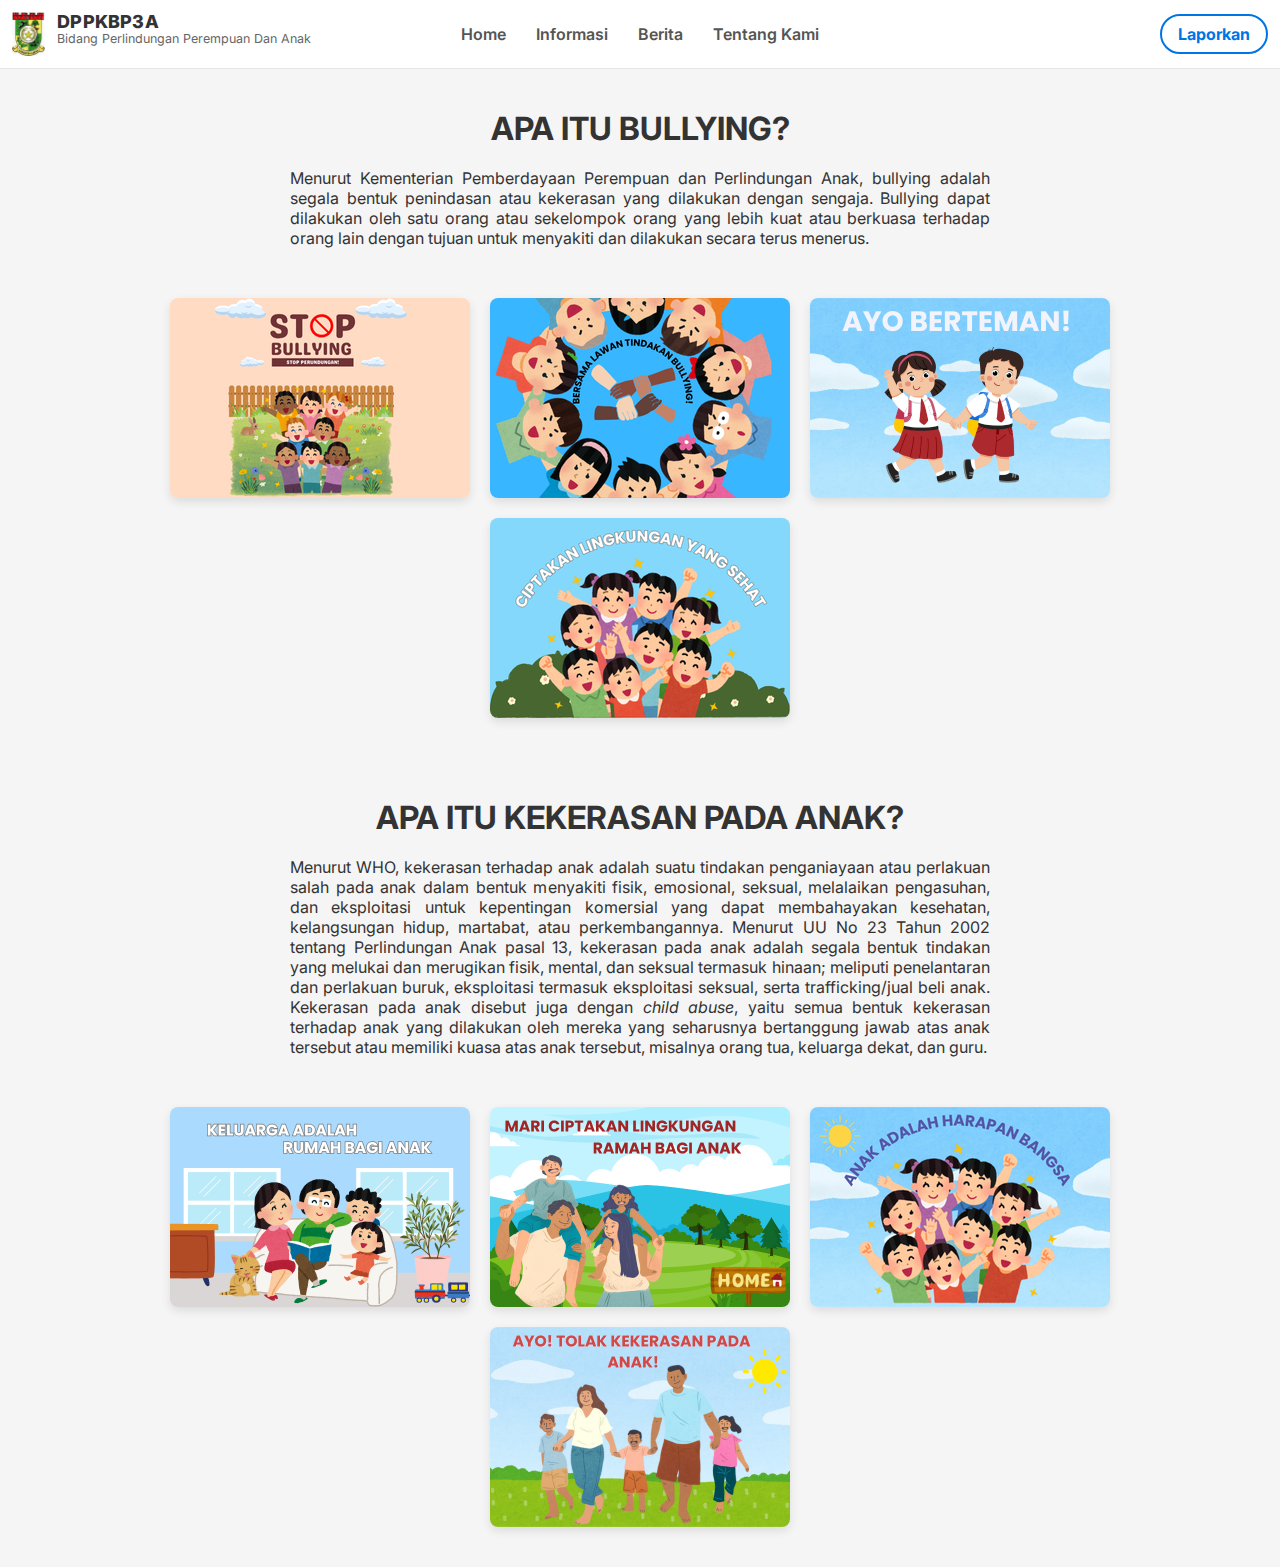
<file: index (3).html>
<!DOCTYPE html>
<html lang="id">
<head>
  <meta charset="UTF-8" />
  <meta name="viewport" content="width=device-width, initial-scale=1.0"/>
  <title>Stop Bullying Campaign</title>
  <link href="https://fonts.googleapis.com/css2?family=Inter:wght@400;600;700;800&display=swap" rel="stylesheet">
  <style>
    :root{
      --primary:#0074e4;
      --text:#333;
      --muted:#666;
      --border:#e6e6e6;
      --bg:#fff;
    }
    *{margin:0;padding:0;box-sizing:border-box;font-family:'Inter',sans-serif}
    body{background:var(--bg);color:var(--text)}

    /* ===== HEADER (sama seperti sebelumnya: brand kiri pojok, menu di tengah, CTA kanan) ===== */
    header{background:#fff;border-bottom:1px solid var(--border)}
    .header-inner{
      width:100%;
      padding:12px 0;
      display:grid;
      grid-template-columns:1fr auto 1fr;   /* kiri & kanan seimbang -> nav benar2 di tengah */
      align-items:center;
    }
    .brand{
      grid-column:1;justify-self:start;
      display:flex;align-items:flex-start;gap:12px;
      padding-left:12px;                   /* beri jarak kecil dari tepi kiri */
      min-width:260px;
    }
    .brand img{height:44px;width:auto;display:block}
    .brand-text{line-height:1.1}
    .brand-title{font-weight:800;font-size:18px;letter-spacing:.2px}
    .brand-subtitle{font-size:12.5px;color:var(--muted)}

    .main-nav{grid-column:2;justify-self:center}
    .main-nav ul{list-style:none;display:flex;gap:30px}
    .main-nav a{color:#555;text-decoration:none;font-weight:600}

    .cta{grid-column:3;justify-self:end;padding-right:12px}
    .btn-laporkan{
      text-decoration:none;border:2px solid var(--primary);color:var(--primary);
      padding:8px 16px;border-radius:999px;font-weight:700;background:#fff;white-space:nowrap;
    }

    @media (max-width:860px){
      .header-inner{grid-template-columns:1fr;row-gap:10px;text-align:center}
      .brand{justify-self:start;text-align:left}
      .main-nav{justify-self:center}
      .main-nav ul{flex-wrap:wrap;justify-content:center}
      .cta{justify-self:center}
    }

    /* ===== CONTENT (asli) ===== */
    .bullying{
      display:flex;flex-direction:column;align-items:center;justify-content:center;
      padding:40px;background-color:whitesmoke;text-align:center
    }
    .bullying h1{margin-bottom:20px}
    .bullying p{max-width:700px;font-size:16px;color:#333;margin-bottom:30px;text-align:justify}
    .image-grid{display:flex;flex-wrap:wrap;justify-content:center;gap:20px;margin-top:20px}
    .image-box{width:300px;height:200px;overflow:hidden;border-radius:8px;background:#f8f8f8;box-shadow:0 4px 10px rgba(0,0,0,.1)}
    .image-box img{width:100%;height:100%;object-fit:cover;transition:transform .3s ease}
    .image-box img:hover{transform:scale(1.05)}
  </style>
</head>
<body>

  <!-- ===== HEADER ===== -->
  <header>
    <div class="header-inner">
      <!-- Kiri: logo + teks -->
      <div class="brand">
        <img src="logo.jpg" alt="Logo DPPKBP3A">
        <div class="brand-text">
          <div class="brand-title">DPPKBP3A</div>
          <div class="brand-subtitle">Bidang Perlindungan Perempuan Dan Anak</div>
        </div>
      </div>

      <!-- Tengah: menu -->
      <nav class="main-nav">
        <ul>
          <li><a href="index.html">Home</a></li>
          <li><a href="index (3).html">Informasi</a></li>
          <li><a href="index (5).html">Berita</a></li>
          <li><a href="index (4).html">Tentang Kami</a></li>
        </ul>
      </nav>

      <!-- Kanan: tombol -->
      <div class="cta">
        <a href="index (6).html" class="btn-laporkan">Laporkan</a>
      </div>
    </div>
  </header>

  <!-- ===== SECTION 1 ===== -->
  <section class="bullying">
    <h1>APA ITU BULLYING?</h1>
    <p>
      Menurut Kementerian Pemberdayaan Perempuan dan Perlindungan Anak, bullying adalah segala bentuk penindasan atau kekerasan yang dilakukan dengan sengaja. Bullying dapat dilakukan oleh satu orang atau sekelompok orang yang lebih kuat atau berkuasa terhadap orang lain dengan tujuan untuk menyakiti dan dilakukan secara terus menerus.
    </p>
    <div class="image-grid">
      <div class="image-box"><img src="poster4.png" alt="Edukasi Bullying 1"></div>
      <div class="image-box"><img src="poster7.png" alt="Edukasi Bullying 2"></div>
      <div class="image-box"><img src="poster5.png" alt="Edukasi Bullying 3"></div>
      <div class="image-box"><img src="poster8.png" alt="Edukasi Bullying 4"></div>
    </div>
  </section>

  <!-- ===== SECTION 2 ===== -->
  <section class="bullying">
    <h1>APA ITU KEKERASAN PADA ANAK?</h1>
    <p>
      Menurut WHO, kekerasan terhadap anak adalah suatu tindakan penganiayaan atau perlakuan salah pada anak dalam bentuk menyakiti fisik, emosional, seksual, melalaikan pengasuhan, dan eksploitasi untuk kepentingan komersial yang dapat membahayakan kesehatan, kelangsungan hidup, martabat, atau perkembangannya. Menurut UU No 23 Tahun 2002 tentang Perlindungan Anak pasal 13, kekerasan pada anak adalah segala bentuk tindakan yang melukai dan merugikan fisik, mental, dan seksual termasuk hinaan; meliputi penelantaran dan perlakuan buruk, eksploitasi termasuk eksploitasi seksual, serta trafficking/jual beli anak. Kekerasan pada anak disebut juga dengan <i>child abuse</i>, yaitu semua bentuk kekerasan terhadap anak yang dilakukan oleh mereka yang seharusnya bertanggung jawab atas anak tersebut atau memiliki kuasa atas anak tersebut, misalnya orang tua, keluarga dekat, dan guru.
    </p>
    <div class="image-grid">
      <div class="image-box"><img src="poster10.png" alt="Edukasi Kekerasan Anak 1"></div>
      <div class="image-box"><img src="poster11.png" alt="Edukasi Kekerasan Anak 2"></div>
      <div class="image-box"><img src="poster12.png" alt="Edukasi Kekerasan Anak 3"></div>
      <div class="image-box"><img src="poster13.png" alt="Edukasi Kekerasan Anak 4"></div>
    </div>
  </section>

</body>
</html>
</file>
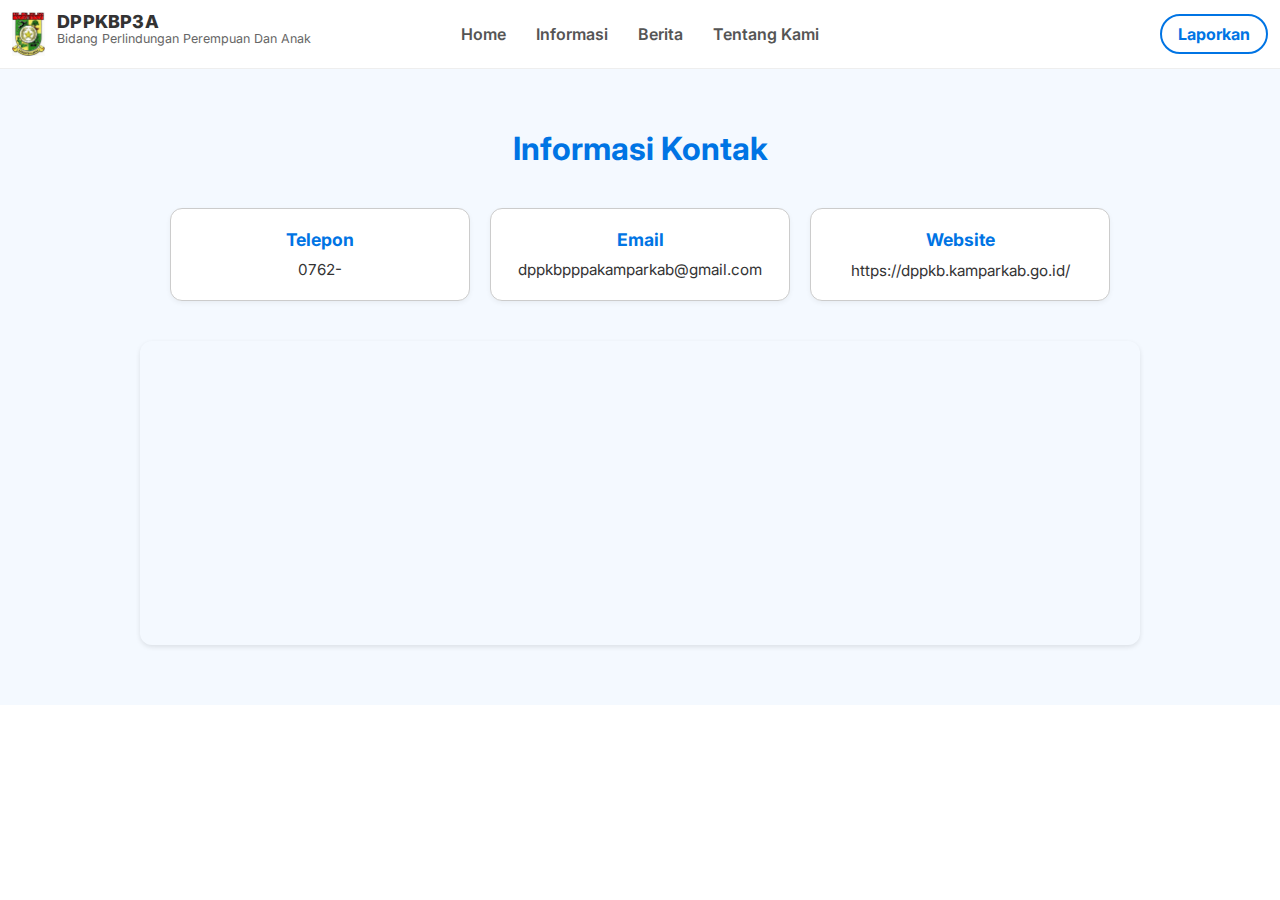
<file: index (4).html>
<!DOCTYPE html>
<html lang="id">
<head>
  <meta charset="UTF-8" />
  <meta name="viewport" content="width=device-width, initial-scale=1.0"/>
  <title>Stop Bullying Campaign</title>
  <link href="https://fonts.googleapis.com/css2?family=Inter:wght@400;600;700;800&display=swap" rel="stylesheet">
  <style>
    :root{
      --primary:#0074e4;
      --text:#333;
      --muted:#666;
      --border:#e6e6e6;
      --bg:#fff;
    }
    *{box-sizing:border-box;margin:0;padding:0;font-family:'Inter',sans-serif}
    body{background:var(--bg);color:var(--text)}

    /* ===== HEADER (brand kiri pojok, menu di tengah, CTA kanan) ===== */
    header{background:#fff;border-bottom:1px solid #eee}
    .header-inner{
      width:100%;
      padding:12px 0;
      display:grid;
      grid-template-columns:1fr auto 1fr;  /* kiri & kanan seimbang -> nav pasti di tengah */
      align-items:center;
    }
    .brand{
      grid-column:1;justify-self:start;
      display:flex;align-items:flex-start;gap:12px;
      padding-left:12px;                 /* beri jarak kecil dari tepi kiri */
      min-width:260px;
    }
    .brand img{height:44px;width:auto;display:block}
    .brand-text{line-height:1.1}
    .brand-title{font-weight:800;font-size:18px;letter-spacing:.2px}
    .brand-subtitle{font-size:12.5px;color:var(--muted)}

    .main-nav{grid-column:2;justify-self:center}
    .main-nav ul{list-style:none;display:flex;gap:30px}
    .main-nav a{color:#555;text-decoration:none;font-weight:600}

    .cta{grid-column:3;justify-self:end;padding-right:12px}
    .btn-laporkan{
      text-decoration:none;border:2px solid var(--primary);color:var(--primary);
      padding:8px 16px;border-radius:999px;font-weight:700;background:#fff;white-space:nowrap;
    }

    @media (max-width:860px){
      .header-inner{grid-template-columns:1fr;row-gap:10px;text-align:center}
      .brand{justify-self:start;text-align:left}
      .main-nav{justify-self:center}
      .main-nav ul{flex-wrap:wrap;justify-content:center}
      .cta{justify-self:center}
    }

    /* ===== CONTACT SECTION ===== */
    .contact-section{padding:60px 20px;background:#f4f9ff;text-align:center}
    .contact-section h2{font-size:2rem;margin-bottom:40px;color:var(--primary)}
    .contact-cards{display:flex;flex-wrap:wrap;justify-content:center;gap:20px;max-width:1000px;margin:0 auto}
    .contact-card{background:#fff;border:1px solid #ccc;border-radius:12px;padding:20px;flex:1 1 200px;max-width:300px;box-shadow:0 2px 5px rgba(0,0,0,.05)}
    .contact-card h3{color:var(--primary);margin-bottom:10px;font-size:1.1rem}
    .contact-card p,.contact-card a{font-size:.95rem;color:#333;text-decoration:none}
    .map-box{width:100%;max-width:1000px;margin:40px auto 0;border-radius:12px;overflow:hidden;box-shadow:0 2px 5px rgba(0,0,0,.1)}
    iframe{width:100%;height:300px;border:none}

    @media (max-width:600px){.contact-card{max-width:100%}}
  </style>
</head>
<body>

  <!-- ===== HEADER ===== -->
  <header>
    <div class="header-inner">
      <!-- Pojok kiri: logo + teks -->
      <div class="brand">
        <img src="logo.jpg" alt="Logo DPPKBP3A">
        <div class="brand-text">
          <div class="brand-title">DPPKBP3A</div>
          <div class="brand-subtitle">Bidang Perlindungan Perempuan Dan Anak</div>
        </div>
      </div>

      <!-- Tengah: menu navigasi -->
      <nav class="main-nav">
        <ul>
          <li><a href="index.html">Home</a></li>
          <li><a href="index (3).html">Informasi</a></li>
          <li><a href="index (5).html">Berita</a></li>
          <li><a href="index (4).html">Tentang Kami</a></li>
        </ul>
      </nav>

      <!-- Kanan: tombol CTA -->
      <div class="cta">
        <a href="index (6).html" class="btn-laporkan">Laporkan</a>
      </div>
    </div>
  </header>

  <!-- ===== CONTACT SECTION ===== -->
  <section class="contact-section">
    <h2>Informasi Kontak</h2>

    <div class="contact-cards">
      <div class="contact-card">
        <h3>Telepon</h3>
        <p>0762-</p>
      </div>
      <div class="contact-card">
        <h3>Email</h3>
        <p><a href="mailto:dppkbpppakamparkab@gmail.com">dppkbpppakamparkab@gmail.com</a></p>
      </div>
      <div class="contact-card">
        <h3>Website</h3>
        <a href="https://dppkb.kamparkab.go.id/" target="_blank" rel="noopener">https://dppkb.kamparkab.go.id/</a>
      </div>
    </div>

    <div class="map-box">
      <iframe
        src="https://www.google.com/maps/embed?pb=!1m18!1m12!1m3!1d3989.7460248395423!2d101.01862647472338!3d0.3449191996517013!2m3!1f0!2f0!3f0!3m2!1i1024!2i768!4f13.1!3m3!1m2!1s0x31d515b4e8bd8fd5%3A0xfecb2731ef0b8645!2sDPPKBP3A%20KABUPATEN%20KAMPAR!5e0!3m2!1sid!2sid!4v1753894623662!5m2!1sid!2sid"
        allowfullscreen=""
        loading="lazy"
        referrerpolicy="no-referrer-when-downgrade">
      </iframe>
    </div>
  </section>

</body>
</html>
</file>
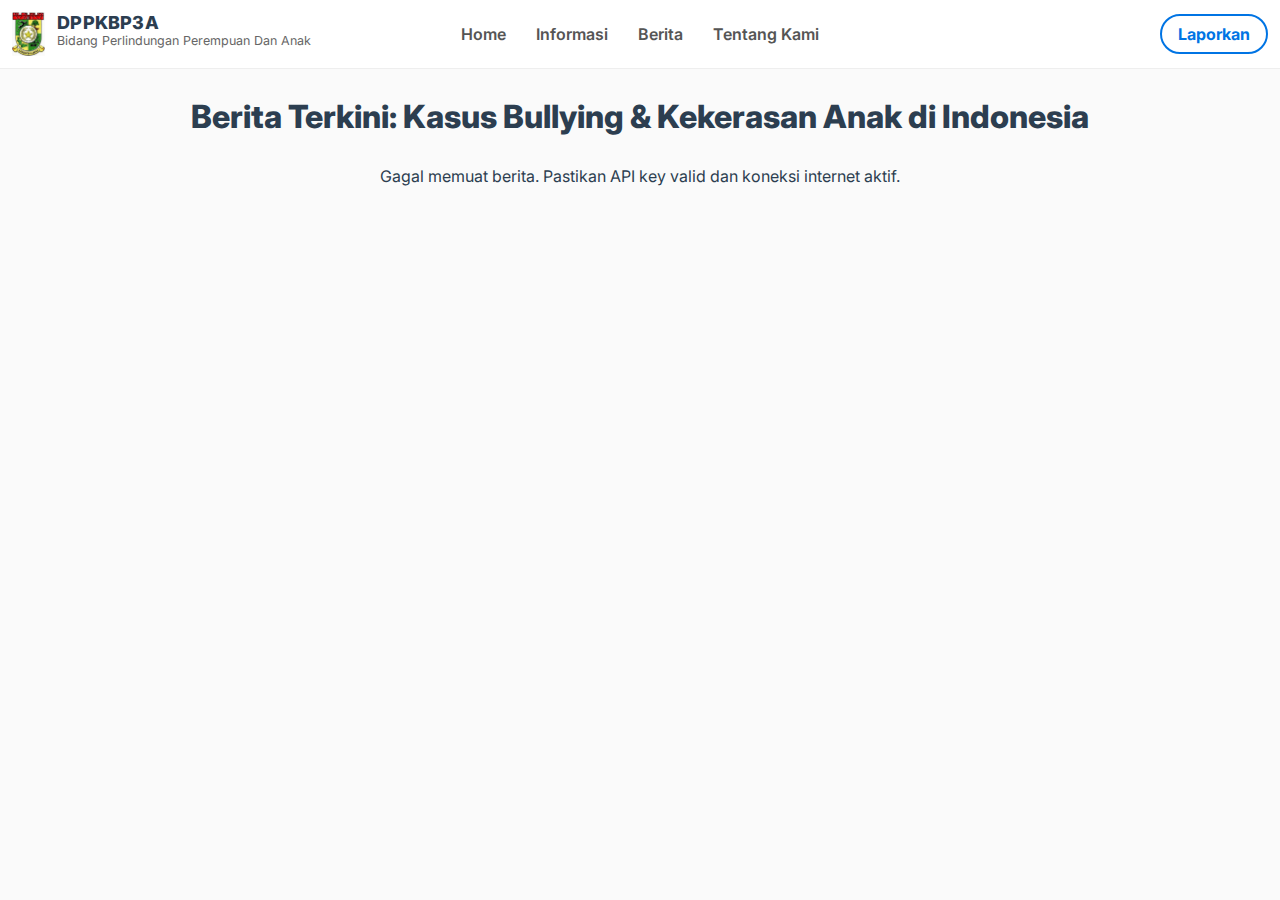
<file: index (5).html>
<!DOCTYPE html>
<html lang="id">
<head>
  <meta charset="UTF-8" />
  <meta name="viewport" content="width=device-width, initial-scale=1.0"/>
  <title>Berita Bullying Indonesia</title>
  <link href="https://fonts.googleapis.com/css2?family=Inter:wght@400;600;700;800&display=swap" rel="stylesheet">

  <style>
    :root{
      --primary:#0074e4;
      --text:#2c3e50;
      --muted:#666;
      --border:#eee;
    }

    *{margin:0;padding:0;box-sizing:border-box;font-family:'Inter',sans-serif}

    body{background:#fafafa;color:var(--text)}

    h1{
      text-align:center;
      color:#2c3e50;
      margin:28px 0 30px;
      font-weight:800;
    }

    /* ===== Header mengikuti test.html ===== */
    header{background:#fff;border-bottom:1px solid var(--border)}
    .header-inner{
      width:100%;
      padding:12px 0;
      display:grid;
      grid-template-columns:1fr auto 1fr;
      align-items:center;
    }
    .brand{
      grid-column:1;justify-self:start;
      display:flex;align-items:flex-start;gap:12px;
      padding-left:12px;min-width:260px;
    }
    .brand img{height:44px;width:auto;display:block}
    .brand-title{font-weight:800;font-size:18px;letter-spacing:.2px}
    .brand-subtitle{font-size:12.5px;color:var(--muted)}
    .main-nav{grid-column:2;justify-self:center}
    .main-nav ul{list-style:none;display:flex;gap:30px}
    .main-nav a{color:#555;text-decoration:none;font-weight:600}
    .cta{grid-column:3;justify-self:end;padding-right:12px}
    .btn-laporkan{
      text-decoration:none;border:2px solid var(--primary);color:var(--primary);
      padding:8px 16px;border-radius:999px;font-weight:700;background:#fff;white-space:nowrap;
    }
    @media (max-width:860px){
      .header-inner{grid-template-columns:1fr;row-gap:10px;text-align:center}
      .brand{justify-self:start;text-align:left}
      .main-nav{justify-self:center}
      .main-nav ul{flex-wrap:wrap;justify-content:center}
      .cta{justify-self:center}
    }

    /* ===== Kartu berita (tetap) ===== */
    .news-container{
      display:grid;
      grid-template-columns:repeat(auto-fit,minmax(300px,1fr));
      gap:20px;
      padding:0 16px 40px;
      max-width:1100px;
      margin:0 auto;
    }
    .news-card{
      background:#fff;border-radius:10px;
      box-shadow:0 4px 8px rgba(0,0,0,.08);
      padding:20px;transition:transform .2s;
    }
    .news-card:hover{transform:translateY(-5px)}
    .news-title{font-size:1.05rem;font-weight:700;color:#333;margin-bottom:8px}
    .news-meta{font-size:.85rem;color:#777;margin-bottom:8px}
    .news-link{display:inline-block;margin-top:10px;text-decoration:none;color:var(--primary);font-weight:600}

    @media (max-width:600px){ .news-card{padding:16px} }
  </style>
</head>
<body>

  <!-- Header baru (disamakan dengan test.html) -->
  <header>
    <div class="header-inner">
      <div class="brand">
        <img src="logo.jpg" alt="Logo DPPKBP3A">
        <div>
          <div class="brand-title">DPPKBP3A</div>
          <div class="brand-subtitle">Bidang Perlindungan Perempuan Dan Anak</div>
        </div>
      </div>

      <nav class="main-nav">
        <ul>
          <li><a href="index.html">Home</a></li>
          <li><a href="index (3).html">Informasi</a></li>
          <li><a href="index (5).html">Berita</a></li>
          <li><a href="index (4).html">Tentang Kami</a></li>
        </ul>
      </nav>

      <div class="cta">
        <a href="index (6).html" class="btn-laporkan">Laporkan</a>
      </div>
    </div>
  </header>

  <h1>Berita Terkini: Kasus Bullying & Kekerasan Anak di Indonesia</h1>

  <div class="news-container" id="news-container">
    <p style="grid-column:1/-1;text-align:center">Memuat berita...</p>
  </div>

  <script>
    const API_KEY = 'c93c3d5b2d3b41beb962a92b291f73c3';
    const query = 'bullying OR "kekerasan anak" OR "kekerasan terhadap anak"';
    const API_URL = `https://api.worldnewsapi.com/search-news?text=${encodeURIComponent(query)}&source-country=id&language=id&number=15&api-key=${API_KEY}`;

    async function fetchBerita(){
      try{
        const res = await fetch(API_URL);
        const data = await res.json();
        const container = document.getElementById('news-container');
        container.innerHTML = '';

        const beritaTerkait = (data.news||[]).filter(item =>
          /(bully|kekerasan anak|kekerasan terhadap anak)/i.test((item.title||'')+' '+(item.text||''))
        );

        if(beritaTerkait.length===0){
          container.innerHTML = '<p style="grid-column:1/-1;text-align:center">Tidak ada berita terkait saat ini.</p>';
          return;
        }

        beritaTerkait.forEach(berita=>{
          const card = document.createElement('div');
          card.className = 'news-card';
          const tanggal = (berita.publish_date||'').split('T')[0] || '-';
          card.innerHTML = `
            <div class="news-title">${berita.title||'-'}</div>
            <div class="news-meta">${tanggal} | ${berita.source||'-'}</div>
            <a class="news-link" href="${berita.url}" target="_blank" rel="noopener">Baca selengkapnya</a>
          `;
          container.appendChild(card);
        });
      }catch(e){
        document.getElementById('news-container').innerHTML =
          '<p style="grid-column:1/-1;text-align:center">Gagal memuat berita. Pastikan API key valid dan koneksi internet aktif.</p>';
      }
    }
    fetchBerita();
  </script>
</body>
</html>
</file>
